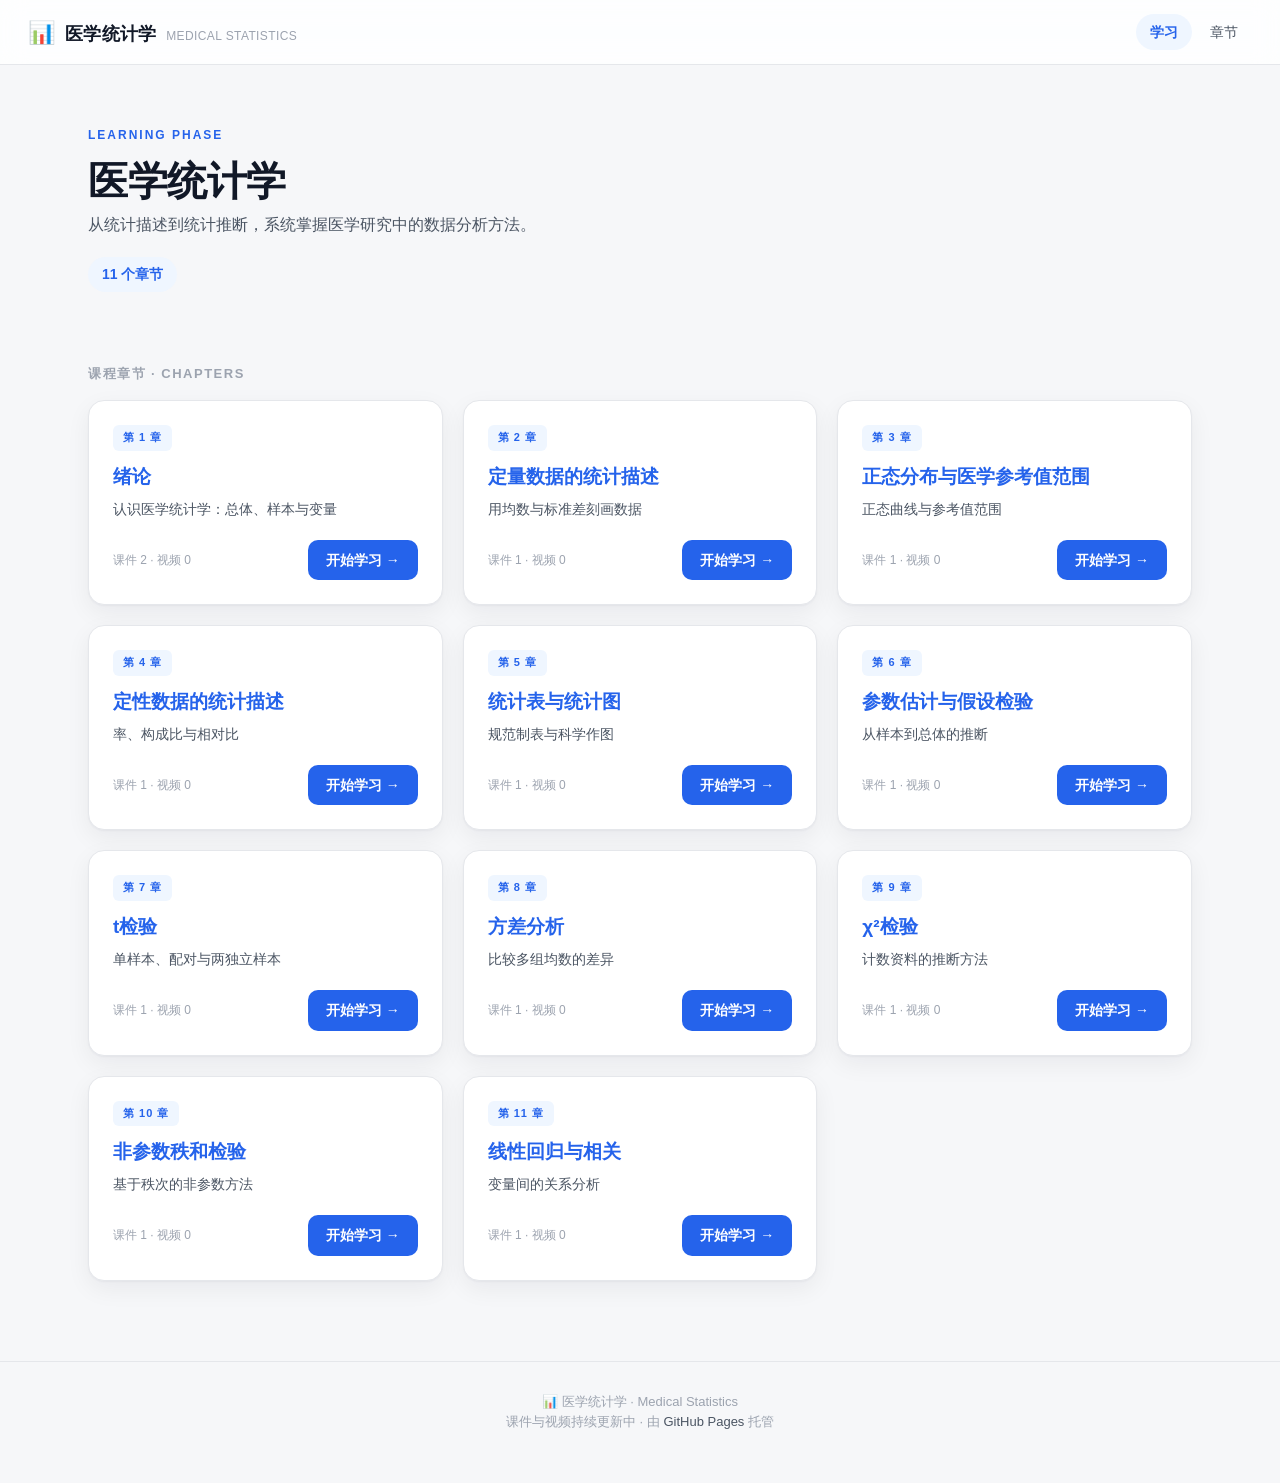
<file: index.html>
<!doctype html>
<html lang="zh-CN">
<head>
  <meta charset="utf-8">
  <meta name="viewport" content="width=device-width, initial-scale=1">
  <meta name="description" content="医学统计学课程学习资料：各章节课件与视频">
  <title>医学统计学 · Medical Statistics</title>
  <link rel="stylesheet" href="assets/css/style.css">
</head>
<body>
  <header class="topbar">
    <div class="brand">
      <span class="logo">📊</span>
      <span id="brand-title">医学统计学</span>
      <span class="brand-en">Medical Statistics</span>
    </div>
    <nav class="topnav">
      <a href="index.html" class="active">学习</a>
      <a href="#dashboard">章节</a>
    </nav>
  </header>

  <section class="hero">
    <span class="eyebrow">LEARNING PHASE</span>
    <h1 id="hero-title">医学统计学</h1>
    <p class="hero-sub">系统掌握医学研究中的数据分析方法。</p>
    <span class="hero-stat">0 个章节</span>
  </section>

  <main id="dashboard" class="container"></main>

  <footer>
    <div>📊 医学统计学 · Medical Statistics</div>
    <div>课件与视频持续更新中 · 由 <a href="https://pages.github.com" target="_blank">GitHub Pages</a> 托管</div>
  </footer>

  <script src="data/course.js"></script>
  <script src="assets/js/app.js"></script>
  <script>
    // 用配置里的标题覆盖页面默认标题
    if (window.COURSE && COURSE.title) {
      document.getElementById('brand-title').textContent = COURSE.title;
      document.getElementById('hero-title').textContent = COURSE.title;
      document.title = COURSE.title + ' · ' + (COURSE.en || 'Medical Statistics');
    }
  </script>
</body>
</html>
</file>
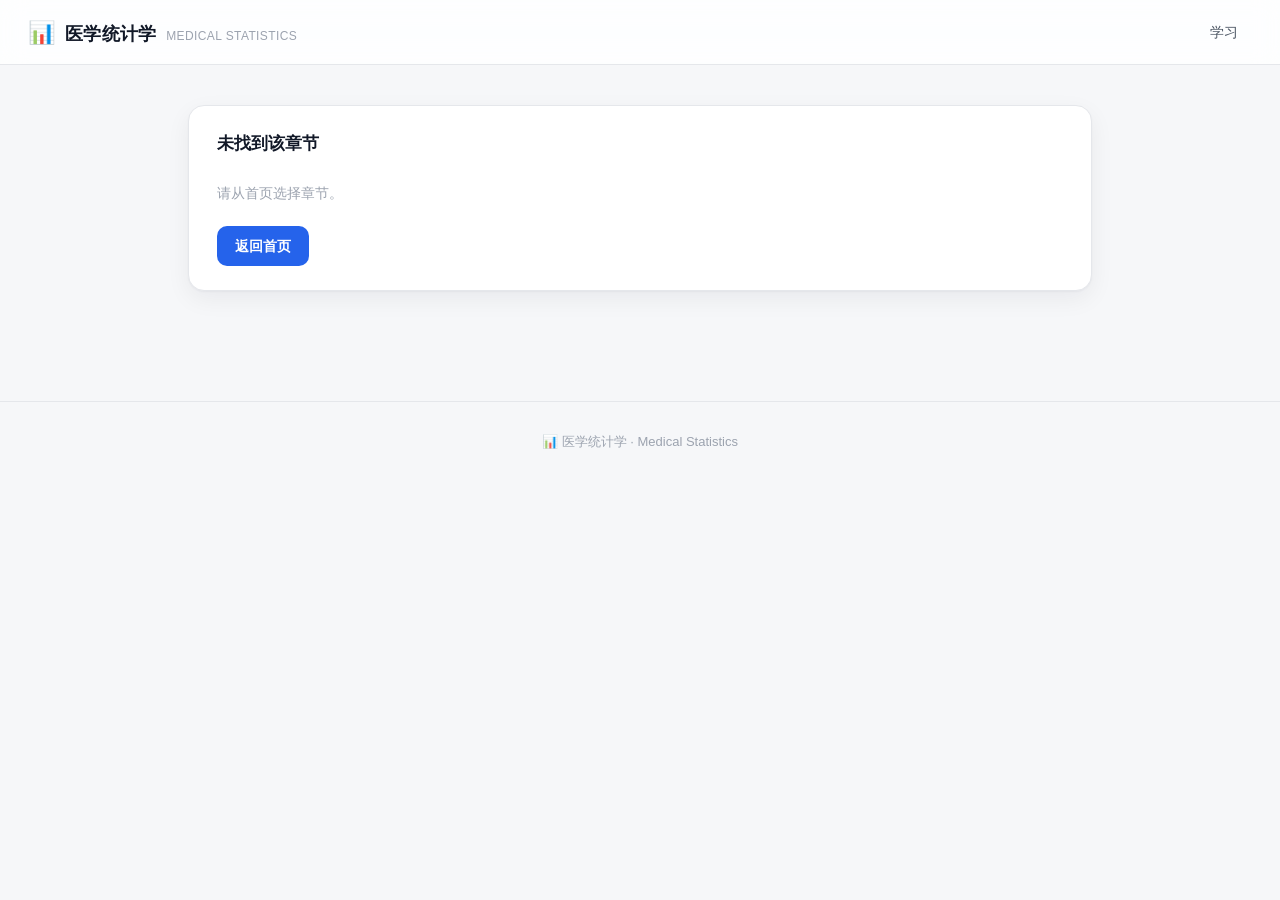
<file: chapter.html>
<!doctype html>
<html lang="zh-CN">
<head>
  <meta charset="utf-8">
  <meta name="viewport" content="width=device-width, initial-scale=1">
  <title>章节 · 医学统计学</title>
  <link rel="stylesheet" href="assets/css/style.css">
</head>
<body>
  <header class="topbar">
    <div class="brand">
      <span class="logo">📊</span>
      <span id="brand-title">医学统计学</span>
      <span class="brand-en">Medical Statistics</span>
    </div>
    <nav class="topnav">
      <a href="index.html">学习</a>
    </nav>
  </header>

  <div id="chapter" class="chapter-wrap"></div>

  <footer>
    <div>📊 医学统计学 · Medical Statistics</div>
  </footer>

  <script src="data/course.js"></script>
  <script src="assets/js/app.js"></script>
  <script>
    if (window.COURSE && COURSE.title) {
      document.getElementById('brand-title').textContent = COURSE.title;
    }
  </script>
</body>
</html>
</file>
<file: assets/css/style.css>
:root {
  --bg: #f6f7f9;
  --card: #ffffff;
  --ink: #111827;
  --ink-2: #4b5563;
  --muted: #9ca3af;
  --line: #e5e7eb;
  --brand: #2563eb;
  --brand-2: #3b82f6;
  --brand-soft: #eff6ff;
  --accent: #059669;
  --radius: 16px;
  --shadow: 0 1px 2px rgba(16, 24, 40, .04), 0 8px 24px rgba(16, 24, 40, .06);
  --shadow-lg: 0 12px 40px rgba(16, 24, 40, .12);
  --font: -apple-system, BlinkMacSystemFont, "Segoe UI", "PingFang SC",
    "Hiragino Sans GB", "Microsoft YaHei", "Helvetica Neue", Arial, sans-serif;
}

* { box-sizing: border-box; }

html, body { margin: 0; padding: 0; }

body {
  font-family: var(--font);
  background: var(--bg);
  color: var(--ink);
  line-height: 1.6;
  -webkit-font-smoothing: antialiased;
}

a { color: var(--brand); text-decoration: none; }
a:hover { color: var(--brand-2); }

/* ---------- 顶部导航 ---------- */
.topbar {
  position: sticky;
  top: 0;
  z-index: 50;
  display: flex;
  align-items: center;
  justify-content: space-between;
  padding: 14px 28px;
  background: rgba(255, 255, 255, .82);
  backdrop-filter: saturate(180%) blur(12px);
  border-bottom: 1px solid var(--line);
}

.brand {
  display: flex;
  align-items: baseline;
  gap: 10px;
  font-weight: 700;
  font-size: 18px;
  letter-spacing: .2px;
}
.brand .logo { font-size: 22px; }
.brand-en {
  font-weight: 500;
  font-size: 12px;
  color: var(--muted);
  letter-spacing: .4px;
  text-transform: uppercase;
}

.topnav { display: flex; align-items: center; gap: 4px; }
.topnav a {
  padding: 7px 14px;
  border-radius: 999px;
  font-size: 14px;
  color: var(--ink-2);
  transition: background .15s, color .15s;
}
.topnav a:hover { background: #f3f4f6; color: var(--ink); }
.topnav a.active { background: var(--brand-soft); color: var(--brand); font-weight: 600; }

/* ---------- Hero ---------- */
.hero {
  max-width: 1160px;
  margin: 0 auto;
  padding: 56px 28px 20px;
}
.eyebrow {
  display: inline-block;
  font-size: 12px;
  font-weight: 700;
  letter-spacing: 2px;
  color: var(--brand);
  text-transform: uppercase;
  margin-bottom: 12px;
}
.hero h1 {
  margin: 0 0 8px;
  font-size: 40px;
  line-height: 1.15;
  letter-spacing: -.5px;
}
.hero .hero-sub {
  margin: 0 0 20px;
  font-size: 16px;
  color: var(--ink-2);
}
.hero-stat {
  display: inline-flex;
  align-items: center;
  gap: 6px;
  font-size: 14px;
  font-weight: 600;
  color: var(--brand);
  background: var(--brand-soft);
  padding: 6px 14px;
  border-radius: 999px;
}

/* ---------- 卡片网格 ---------- */
.container {
  max-width: 1160px;
  margin: 0 auto;
  padding: 24px 28px 80px;
}
.section-title {
  font-size: 13px;
  font-weight: 700;
  letter-spacing: 1.5px;
  text-transform: uppercase;
  color: var(--muted);
  margin: 28px 0 16px;
}
.grid {
  display: grid;
  grid-template-columns: repeat(auto-fill, minmax(300px, 1fr));
  gap: 20px;
}

.card {
  display: flex;
  flex-direction: column;
  background: var(--card);
  border: 1px solid var(--line);
  border-radius: var(--radius);
  padding: 24px;
  box-shadow: var(--shadow);
  transition: transform .18s ease, box-shadow .18s ease, border-color .18s ease;
}
.card:hover {
  transform: translateY(-3px);
  box-shadow: var(--shadow-lg);
  border-color: #dbeafe;
}
.card-tag {
  align-self: flex-start;
  font-size: 11px;
  font-weight: 700;
  letter-spacing: 1px;
  color: var(--brand);
  background: var(--brand-soft);
  padding: 4px 10px;
  border-radius: 6px;
  margin-bottom: 14px;
  text-transform: uppercase;
}
.card h3 {
  margin: 0 0 8px;
  font-size: 19px;
  line-height: 1.3;
}
.card .card-sub {
  margin: 0;
  font-size: 14px;
  color: var(--ink-2);
  flex: 1;
}
.card .card-foot {
  margin-top: 20px;
  display: flex;
  align-items: center;
  justify-content: space-between;
  gap: 8px;
}
.btn {
  display: inline-flex;
  align-items: center;
  gap: 6px;
  padding: 9px 18px;
  border-radius: 10px;
  font-size: 14px;
  font-weight: 600;
  cursor: pointer;
  transition: background .15s, transform .1s;
  border: none;
}
.btn:active { transform: translateY(1px); }
.btn-primary { background: var(--brand); color: #fff; }
.btn-primary:hover { background: var(--brand-2); color: #fff; }
.btn-ghost {
  background: #f3f4f6;
  color: var(--ink-2);
}
.btn-ghost:hover { background: #e5e7eb; color: var(--ink); }
.card-meta {
  font-size: 12px;
  color: var(--muted);
}

/* ---------- 章节详情页 ---------- */
.chapter-wrap {
  max-width: 960px;
  margin: 0 auto;
  padding: 40px 28px 90px;
}
.back-link {
  display: inline-flex;
  align-items: center;
  gap: 6px;
  font-size: 14px;
  color: var(--ink-2);
  margin-bottom: 22px;
}
.back-link:hover { color: var(--brand); }
.chapter-head {
  background: var(--card);
  border: 1px solid var(--line);
  border-radius: var(--radius);
  padding: 30px;
  box-shadow: var(--shadow);
  margin-bottom: 24px;
}
.chapter-head .card-tag { margin-bottom: 12px; }
.chapter-head h1 { margin: 0 0 10px; font-size: 30px; line-height: 1.2; }
.chapter-head .summary { margin: 0; color: var(--ink-2); font-size: 15px; }

.block {
  background: var(--card);
  border: 1px solid var(--line);
  border-radius: var(--radius);
  padding: 24px 28px;
  box-shadow: var(--shadow);
  margin-bottom: 20px;
}
.block h2 {
  margin: 0 0 16px;
  font-size: 17px;
  display: flex;
  align-items: center;
  gap: 8px;
}
.block h2 .dot { width: 8px; height: 8px; border-radius: 50%; background: var(--brand); }
.item {
  display: flex;
  align-items: center;
  justify-content: space-between;
  gap: 12px;
  padding: 12px 0;
  border-bottom: 1px solid #f1f2f4;
}
.item:last-child { border-bottom: none; }
.item .item-name { font-size: 15px; color: var(--ink); }
.item .item-name .icon { margin-right: 8px; }
.item .btn { padding: 7px 14px; font-size: 13px; }

.pdf-wrap {
  border: 1px solid var(--line);
  border-radius: 10px;
  overflow: hidden;
  background: #fafafa;
}
.pdf-wrap + .pdf-wrap { margin-top: 16px; }
.pdf-label {
  display: flex;
  align-items: center;
  gap: 8px;
  font-size: 14px;
  font-weight: 600;
  color: var(--ink);
  padding: 12px 16px;
  border-bottom: 1px solid var(--line);
  background: #fff;
}
.pdf-label .icon { font-size: 15px; }
.pdf-wrap iframe {
  width: 100%;
  height: 560px;
  border: none;
  display: block;
}
.pdf-actions {
  display: flex;
  justify-content: flex-end;
  padding: 10px 12px;
  border-top: 1px solid var(--line);
  background: #fff;
}

.video-player { width: 100%; border-radius: 10px; display: block; }

.bili-wrap {
  border: 1px solid var(--line);
  border-radius: 10px;
  overflow: hidden;
  background: #fff;
}
.bili-wrap + .bili-wrap { margin-top: 16px; }
.bili-label {
  display: flex;
  align-items: center;
  gap: 8px;
  font-size: 14px;
  font-weight: 600;
  color: var(--ink);
  padding: 12px 16px;
  border-bottom: 1px solid var(--line);
}
.bili-frame {
  position: relative;
  width: 100%;
  aspect-ratio: 16 / 9;
  background: #000;
}
.bili-frame iframe {
  position: absolute;
  inset: 0;
  width: 100%;
  height: 100%;
  border: none;
}

.empty.hint { font-size: 12.5px; }

/* ---------- 受限 / 申请下载 ---------- */
.locked {
  border: 1px dashed #f0c36a;
  background: #fffbeb;
  border-radius: 10px;
  padding: 18px 20px;
}
.locked + .locked { margin-top: 14px; }
.locked-main {
  display: flex;
  align-items: center;
  flex-wrap: wrap;
  gap: 10px;
}
.locked-main .icon { font-size: 18px; }
.locked-name { font-size: 15px; font-weight: 600; color: var(--ink); }
.locked-badge {
  font-size: 11px;
  font-weight: 700;
  color: #b45309;
  background: #fef3c7;
  padding: 3px 8px;
  border-radius: 999px;
  letter-spacing: .3px;
  white-space: nowrap;
}
.request-note {
  margin: 12px 0 0;
  font-size: 13px;
  color: var(--ink-2);
}
.locked-actions { margin-top: 12px; }
.pdf-label .locked-badge { margin-left: auto; }

.empty {
  color: var(--muted);
  font-size: 14px;
  padding: 8px 0;
}

/* ---------- 上一章 / 下一章 ---------- */
.pager {
  display: flex;
  justify-content: space-between;
  gap: 12px;
  margin-top: 24px;
}
.pager a {
  display: inline-flex;
  align-items: center;
  gap: 8px;
  padding: 10px 16px;
  border: 1px solid var(--line);
  border-radius: 10px;
  background: #fff;
  color: var(--ink-2);
  font-size: 14px;
}
.pager a:hover { border-color: #dbeafe; color: var(--brand); }

footer {
  text-align: center;
  color: var(--muted);
  font-size: 13px;
  padding: 30px 20px 50px;
  border-top: 1px solid var(--line);
}
footer a { color: var(--ink-2); }

@media (max-width: 640px) {
  .hero h1 { font-size: 30px; }
  .topbar { padding: 12px 16px; }
  .brand-en { display: none; }
  .pdf-wrap iframe { height: 420px; }
}
</file>
